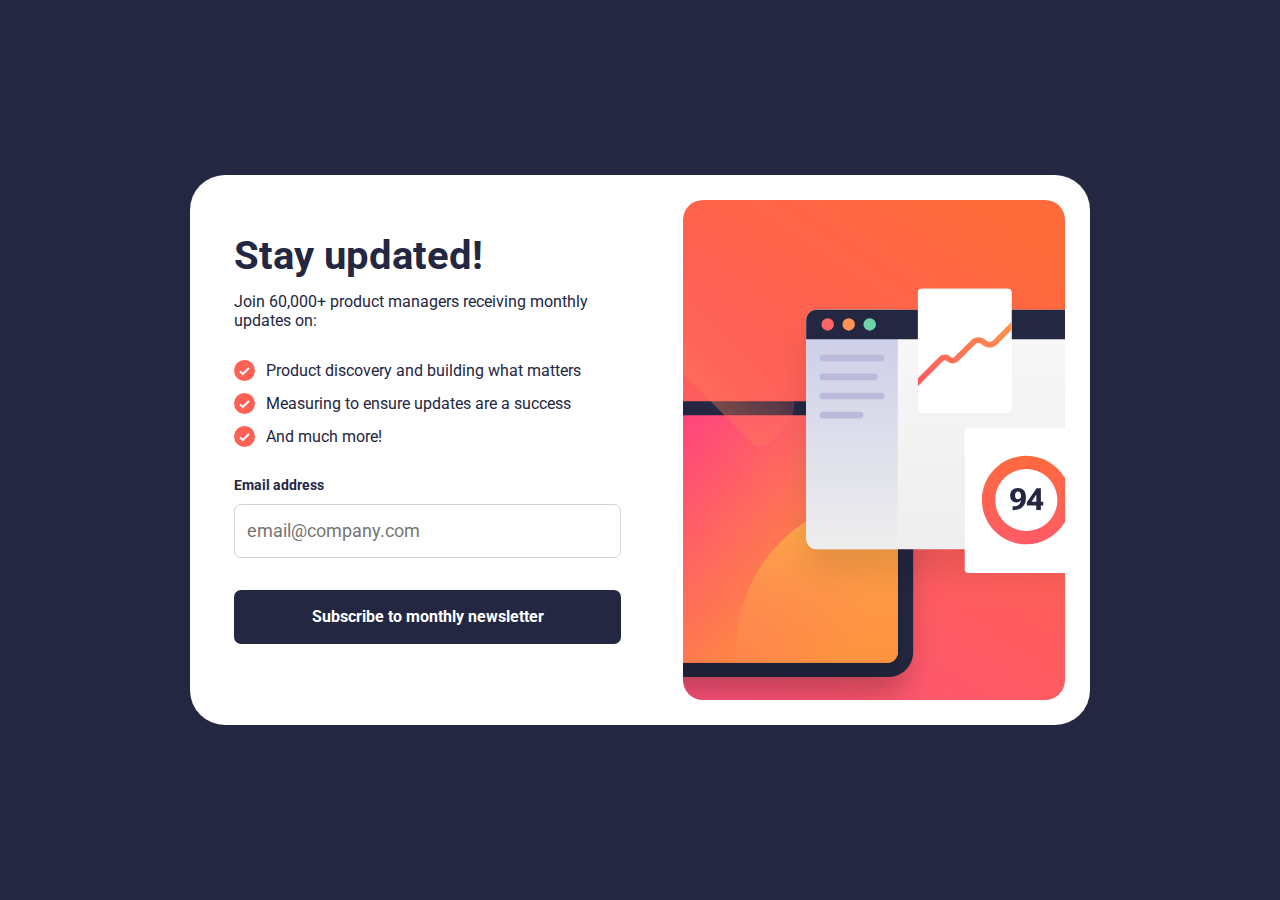
<file: index.html>
<!DOCTYPE html>
<html lang="en">

<head>
  <meta charset="UTF-8">
  <meta name="viewport" content="width=device-width, initial-scale=1.0">
  <link rel="stylesheet" href="assets/css/style.css">
  <link rel="stylesheet" href="assets/css/reset.css">
  <script src="assets/js/index.js" defer></script>
  <title>Newsletter sign-up form with success message</title>
</head>

<body>
  <main class="container">
    <div class="img-div">
    </div>
    <div class="div-content">
      <h1>Stay updated!</h1>
      <p>Join 60,000+ product managers receiving monthly updates on:</p>
      <ul class="list-ul">
        <li class="list-li"><img src="assets/images/icon-list.svg" alt="icon-list">Product discovery and building what
          matters</li>
        <li class="list-li"><img src="assets/images/icon-list.svg" alt="icon-list">Measuring to ensure updates are a
          success</li>
        <li class="list-li"><img src="assets/images/icon-list.svg" alt="icon-list">And much more!</li>
      </ul>
      <div class="input-div">
        <div class="validate-div">
          <span id="email-span">Email address</span>
          <span id="error-msg">Valid email required</span>
        </div>
        <input type="email" id="input-email" placeholder="email@company.com" autocomplete="off">
      </div>
      <button id="btn-submit">Subscribe to monthly newsletter</button>
    </div>
  </main>
</body>

</html>
</file>
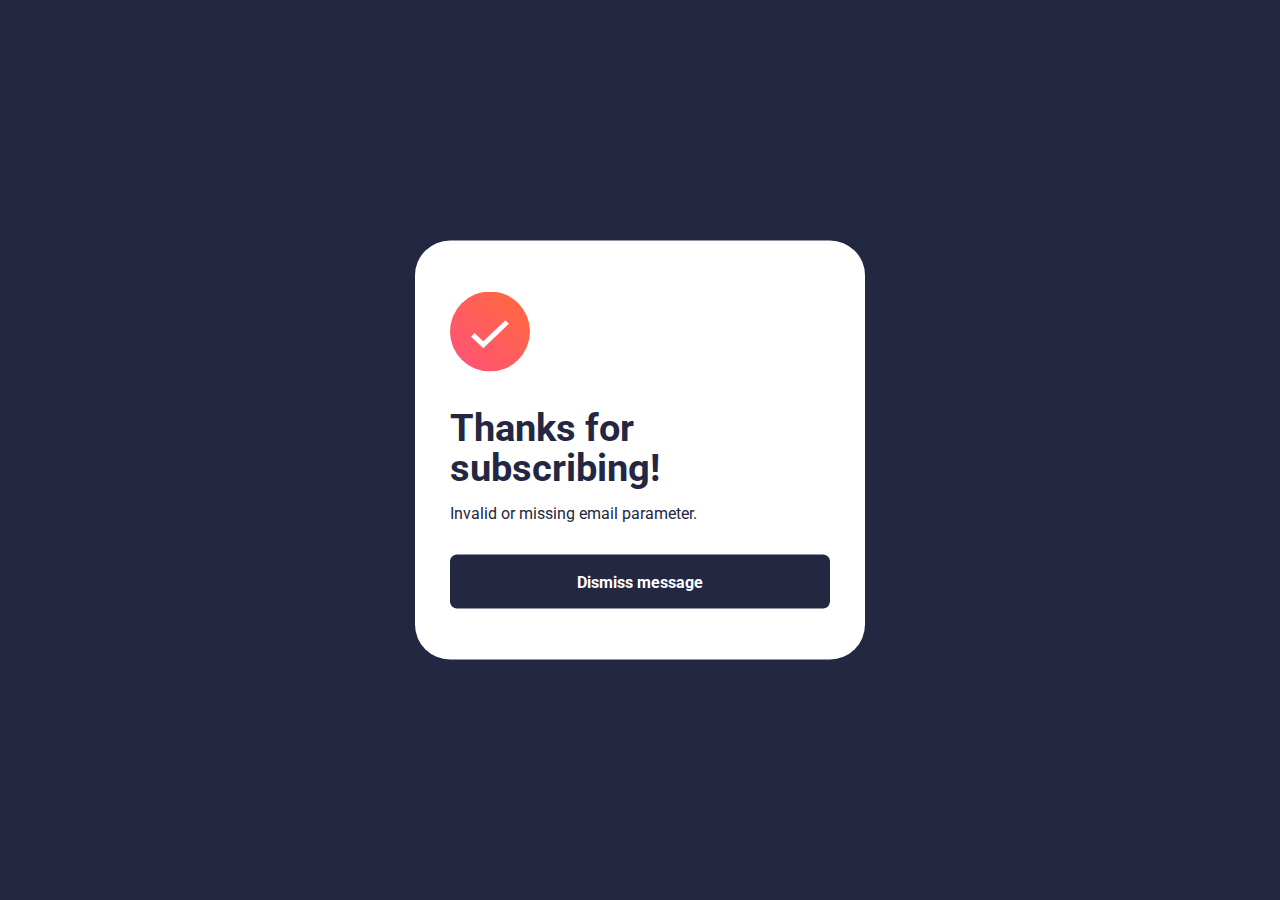
<file: msg-page.html>
<!DOCTYPE html>
<html lang="en">

<head>
    <meta charset="UTF-8">
    <meta name="viewport" content="width=device-width, initial-scale=1.0">
    <link rel="stylesheet" href="assets/css/reset.css">
    <link rel="stylesheet" href="assets/css/msg-page.css">
    <title>Mensage Sucess</title>
</head>

<body>
    <main class="container">
        <img src="assets/images/icon-success.svg" alt="">
        <h1>Thanks for subscribing!</h1>
        <p id="text-msg"></p>
        <button>Dismiss message</button>
    </main>

    <script>
        document.addEventListener('DOMContentLoaded', function () {
            const emailParam = new URLSearchParams(window.location.search).get('email')
            const text = document.getElementById('text-msg')

            if (emailParam) {
                text.innerHTML = `A confirmation email has been sent to <strong>${decodeURIComponent(emailParam)}</strong>.
                Please open it and click the button inside to confirm your subscription.`;
            } else {
                text.innerHTML = 'Invalid or missing email parameter.'
            }
        })
    </script>
</body>

</html>
</file>
<file: assets/css/style.css>
.img-div {
    background-image: url(../images/illustration-sign-up-mobile.svg);
    background-size: cover;
    width: 100%;
    height: 270px;
    border-bottom-left-radius: 25px;
    border-bottom-right-radius: 25px;
}

.div-content {
    padding: 19px;
}

.div-content h1 {
    font-size: 2.5rem;
    padding: 13px 0;
    color: hsl(234, 29%, 20%);
}

.div-content p {
    font-weight: 400;
    color: hsl(234, 29%, 20%);
}

.list-ul {
    margin: 1.5rem 0;
}

.list-li {
    display: flex;
    padding: 5px 0;
    align-items: center;
    line-height: 23px;
    gap: .7rem;
    color: hsl(234, 29%, 20%);
}

.validate-div {
    display: flex;
    align-items: center;
    justify-content: space-between;
    padding-bottom: .6rem;
    font-size: .9rem;
}

#email-span {
    color: hsl(234, 29%, 20%);
    font-weight: 700;
}

#error-msg {
    display: none;
    color: tomato;
    font-weight: 700;
}

#input-email {
    padding: 12px;
    font-size: 1.1rem;
    border: 1px solid lightgray;
    border-radius: 7px;
    outline: none;
    width: 100%;
    height: 54px;
}

.validate-div-active #error-msg {
    display: block;
}

.input-div-active #input-email {
    border: 2px solid lightcoral;
    background: rgba(240, 128, 128, 0.4);
}

#btn-submit {
    margin: 2rem 0;
    width: 100%;
    border: none;
    border-radius: 7px;
    padding: 12px;
    font-size: 1rem;
    font-weight: 700;
    height: 54px;
    color: white;
    background-color: hsl(234, 29%, 20%);
}

@media screen and (min-width: 1000px) {
    body {
        position: relative;
        width: 100vw;
        height: 100vh;
        background-color: hsl(234, 29%, 20%);
    }

    .container {
        width: 900px;
        padding: 25px;
        border-radius: 35px;
        background-color: white;
        position: absolute;
        top: 50%;
        left: 50%;
        transform: translate(-50%, -50%);
    }

    .img-div {
        float: right;
        width: 45%;
        background-image: url(../images/illustration-sign-up-desktop.svg);
        background-size: cover;
        height: 500px;
        border-radius: 20px;
    }

    .div-content {
        float: left;
        width: 50%;
    }

    #btn-submit {
        cursor: pointer;
    }

    #btn-submit:hover {
        background-image: linear-gradient(50deg, tomato, lightcoral);
    }
}
</file>
<file: assets/css/msg-page.css>
.container {
    padding: 15px;
}

.container img {
    margin-top: 6rem;
    width: 80px;
}

.container h1 {
    font-size: 2.4rem;
    line-height: 40px;
    padding-top: 2rem;
    color: hsl(234, 29%, 20%);
}

.container p {
    padding-top: 1rem;
    color: hsl(234, 29%, 20%);
}

.container button {
    margin-top: 9rem;
    width: 100%;
    border: none;
    border-radius: 7px;
    padding: 12px;
    font-size: 1rem;
    font-weight: 700;
    height: 54px;
    color: white;
    background-color: hsl(234, 29%, 20%);
}

@media screen and (min-width: 900px) {
    body {
        position: relative;
        width: 100vw;
        height: 100vh;
        background-color:hsl(234, 29%, 20%);
    }
    
    .container {
        width: 450px;
        padding: 35px;
        border-radius: 35px;
        background-color: white;
        position: absolute;
        top: 50%;
        left: 50%;
        transform: translate(-50%,-50%);
    }

    .container img {
        margin-top: 1rem;
    }
    
    .container p {
        padding-top: 1rem;
        color: hsl(234, 29%, 20%);
    }
    
    .container button {
        cursor: pointer;
        margin: 2rem 0 1rem 0;
    }

    .container button:hover {
        background-image: linear-gradient(50deg, tomato, lightcoral);
    }
}
</file>
